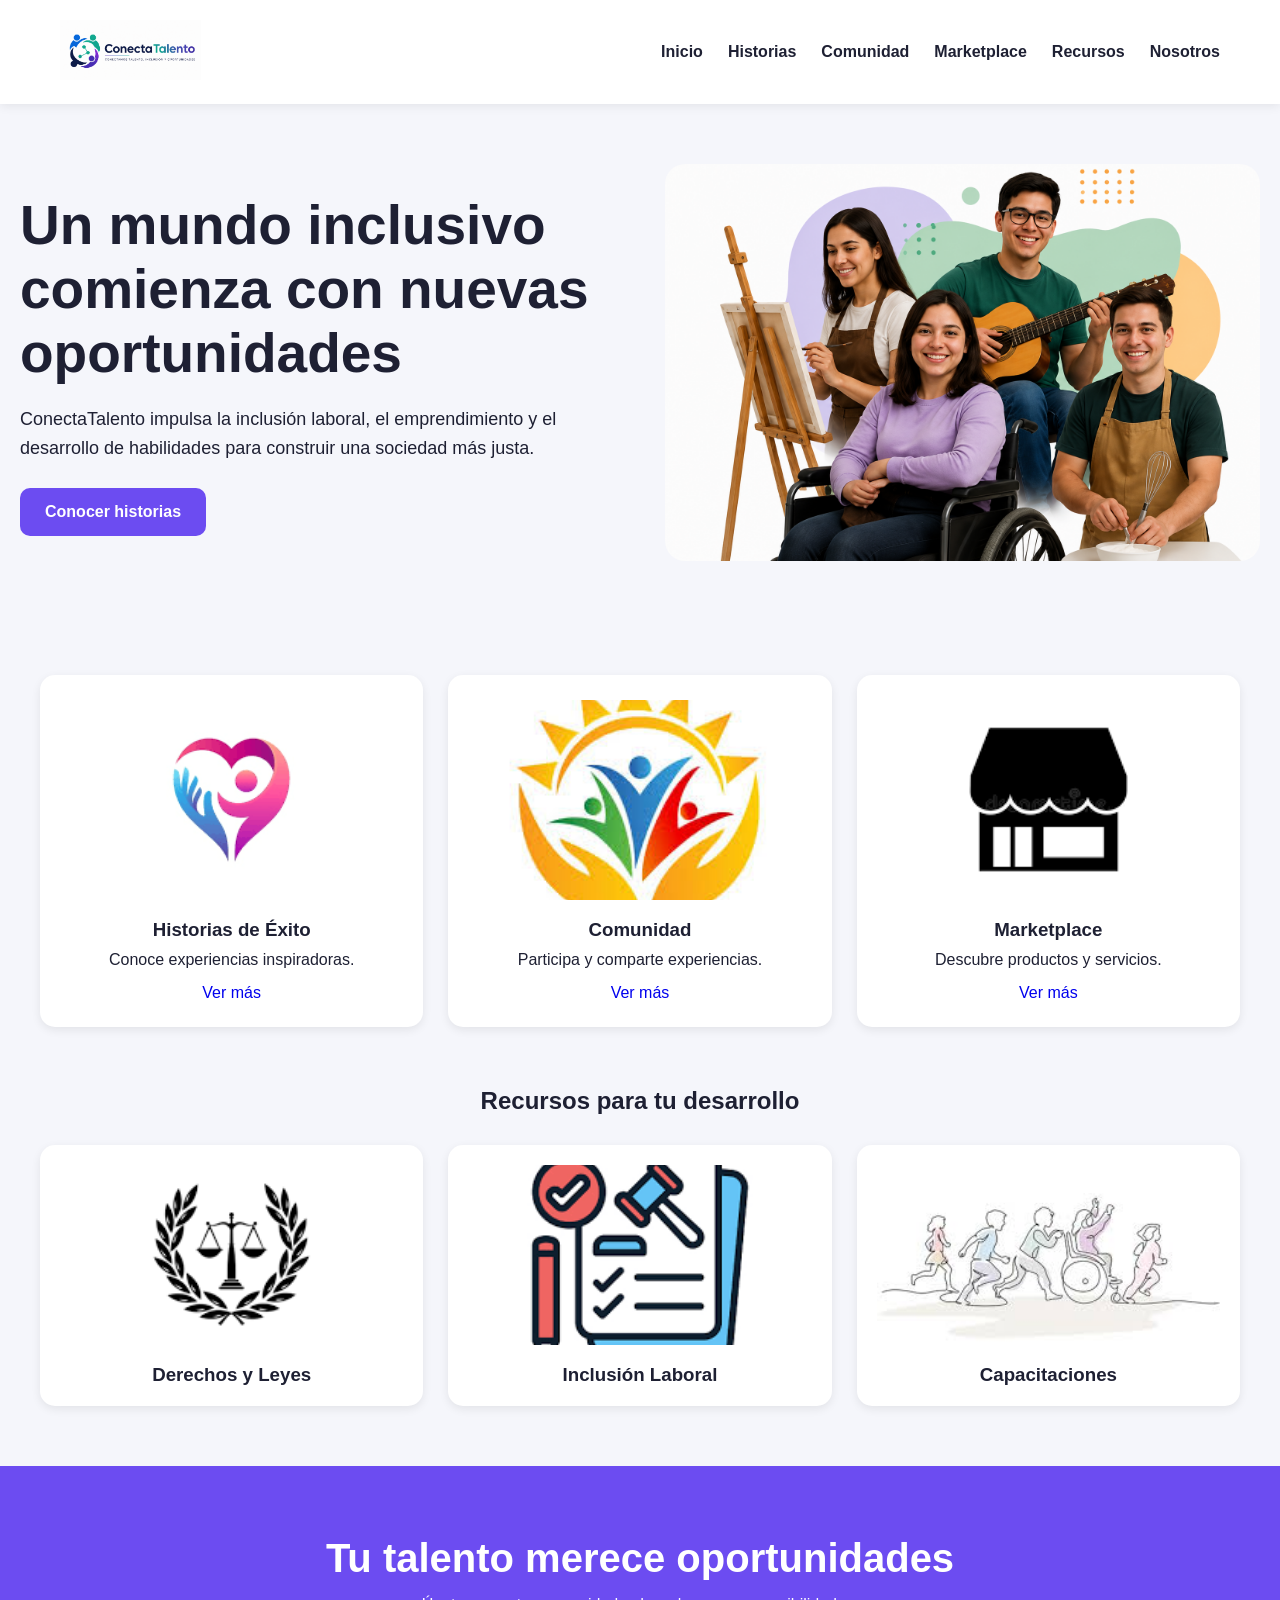
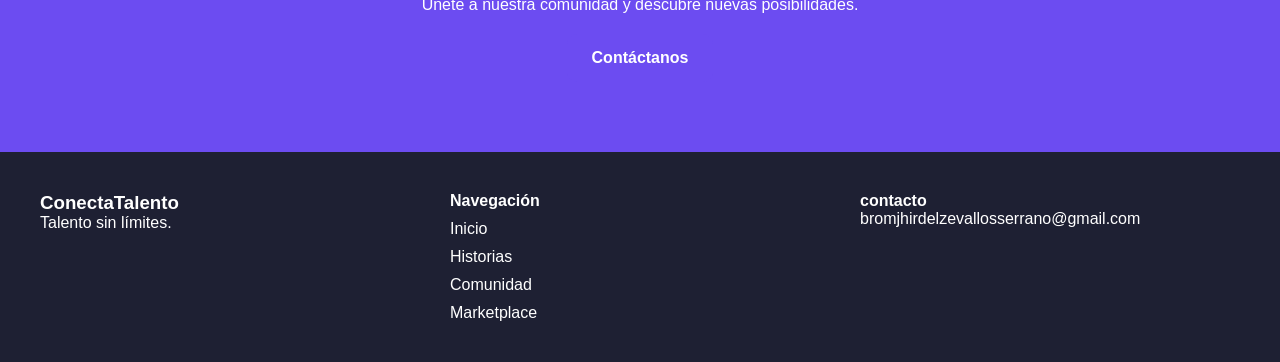
<file: index.html>
<!DOCTYPE html>
<html lang="es">
<head>
    <meta charset="UTF-8">
    <meta name="viewport" content="width=device-width, initial-scale=1.0">
    <title>ConectaTalento</title>

    <link rel="stylesheet" href="style.css">
</head>

<body>

<header class="header">

    <div class="container menu">

        <div class="logo">
            <img src="images/logprincipal.png" alt="ConectaTalento">
        </div>

        <nav class="navbar">
            <ul>

                <li><a href="index.html">Inicio</a></li>

                <li><a href="historias.html">Historias</a></li>

                <li><a href="comunidad.html">Comunidad</a></li>

                <li><a href="marketplace.html">Marketplace</a></li>

                <li><a href="recursos.html">Recursos</a></li>

                <li><a href="nosotros.html">Nosotros</a></li>

            </ul>
        </nav>

    </div>

</header>

<section class="hero">

    <div class="hero-content">

        <div class="hero-text">

            <h1>
                Un mundo inclusivo comienza con nuevas oportunidades
            </h1>

            <p>
                ConectaTalento impulsa la inclusión laboral,
                el emprendimiento y el desarrollo de habilidades
                para construir una sociedad más justa.
            </p>

            <a href="historias.html" class="btn">
                Conocer historias
            </a>

        </div>

        <div class="hero-image">

            <img src="images/imagenincluye360principal.png"
                 alt="Inclusión">

        </div>

    </div>

</section>

<section class="categorias">

    <div class="card">

        <img src="images/historiasexito.png" alt="Historias">

        <h3>Historias de Éxito</h3>

        <p>
            Conoce experiencias inspiradoras.
        </p>

        <a href="historias.html">
            Ver más
        </a>

    </div>

    <div class="card">

        <img src="images/comunidad.jpg" alt="Comunidad">

        <h3>Comunidad</h3>

        <p>
            Participa y comparte experiencias.
        </p>

        <a href="comunidad.html">
            Ver más
        </a>

    </div>

    <div class="card">

        <img src="images/marketplace.png" alt="Marketplace">

        <h3>Marketplace</h3>

        <p>
            Descubre productos y servicios.
        </p>

        <a href="marketplace.html">
            Ver más
        </a>

    </div>

</section>

<section class="recursos-home">

    <h2>Recursos para tu desarrollo</h2>

    <div class="recursos-grid">

        <div class="recurso">

            <img src="images/leyes.png" alt="Leyes">

            <h3>Derechos y Leyes</h3>

        </div>

        <div class="recurso">

            <img src="images/derechos.png" alt="Derechos">

            <h3>Inclusión Laboral</h3>

        </div>

        <div class="recurso">

            <img src="images/discapacitados.jpg"
                 alt="Apoyo">

            <h3>Capacitaciones</h3>

        </div>

    </div>

</section>

<section class="cta">

    <h2>
        Tu talento merece oportunidades
    </h2>

    <p>
        Únete a nuestra comunidad y descubre nuevas posibilidades.
    </p>

    <a href="nosotros.html" class="btn">
        Contáctanos
    </a>

</section>

<footer>

    <div class="footer-content">

        <div>

            <h3>ConectaTalento</h3>

            <p>
                Talento sin límites.
            </p>

        </div>

        <div>

            <h4>Navegación</h4>

            <a href="index.html">Inicio</a>
            <a href="historias.html">Historias</a>
            <a href="comunidad.html">Comunidad</a>
            <a href="marketplace.html">Marketplace</a>

        </div>

        <div>

            <h4>contacto</h4>

            <p>bromjhirdelzevallosserrano@gmail.com</p>

        </div>

    </div>

</footer>

<script src="scrips.js"></script>

</body>
</html>
</file>
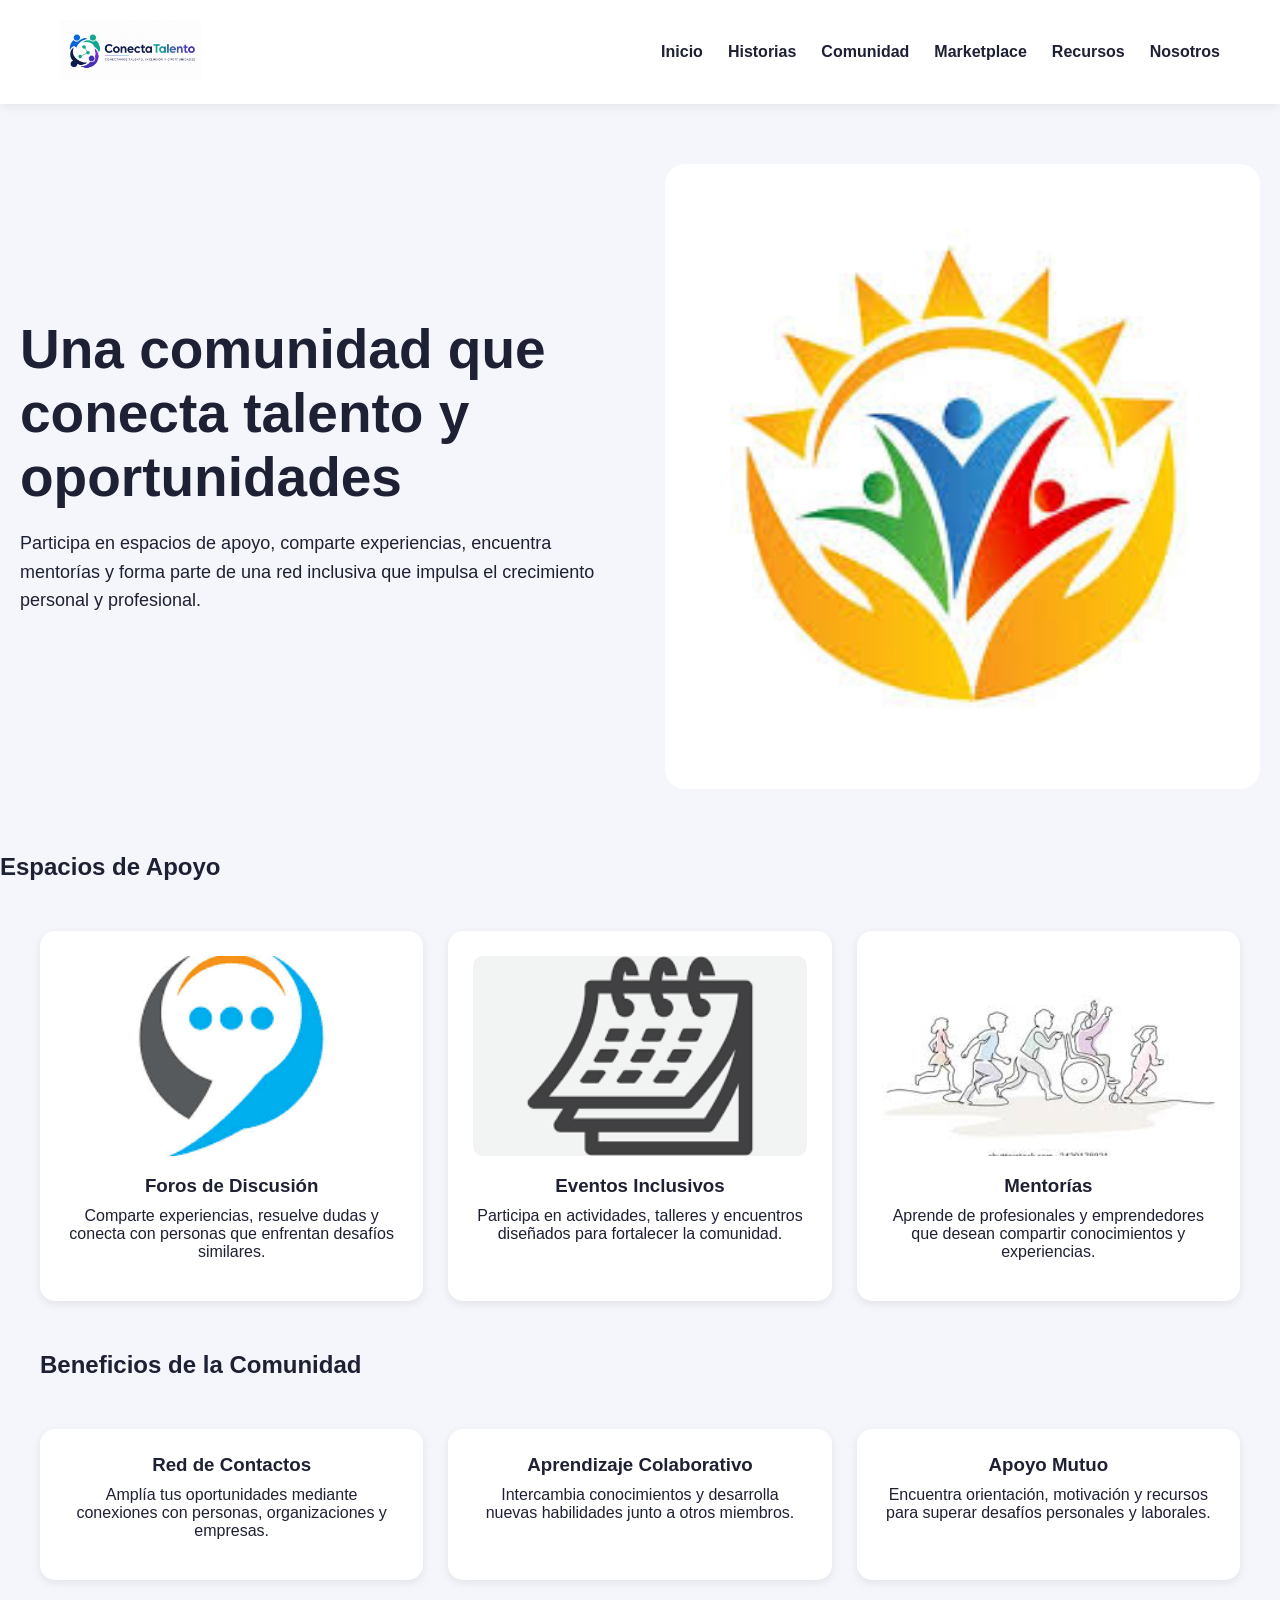
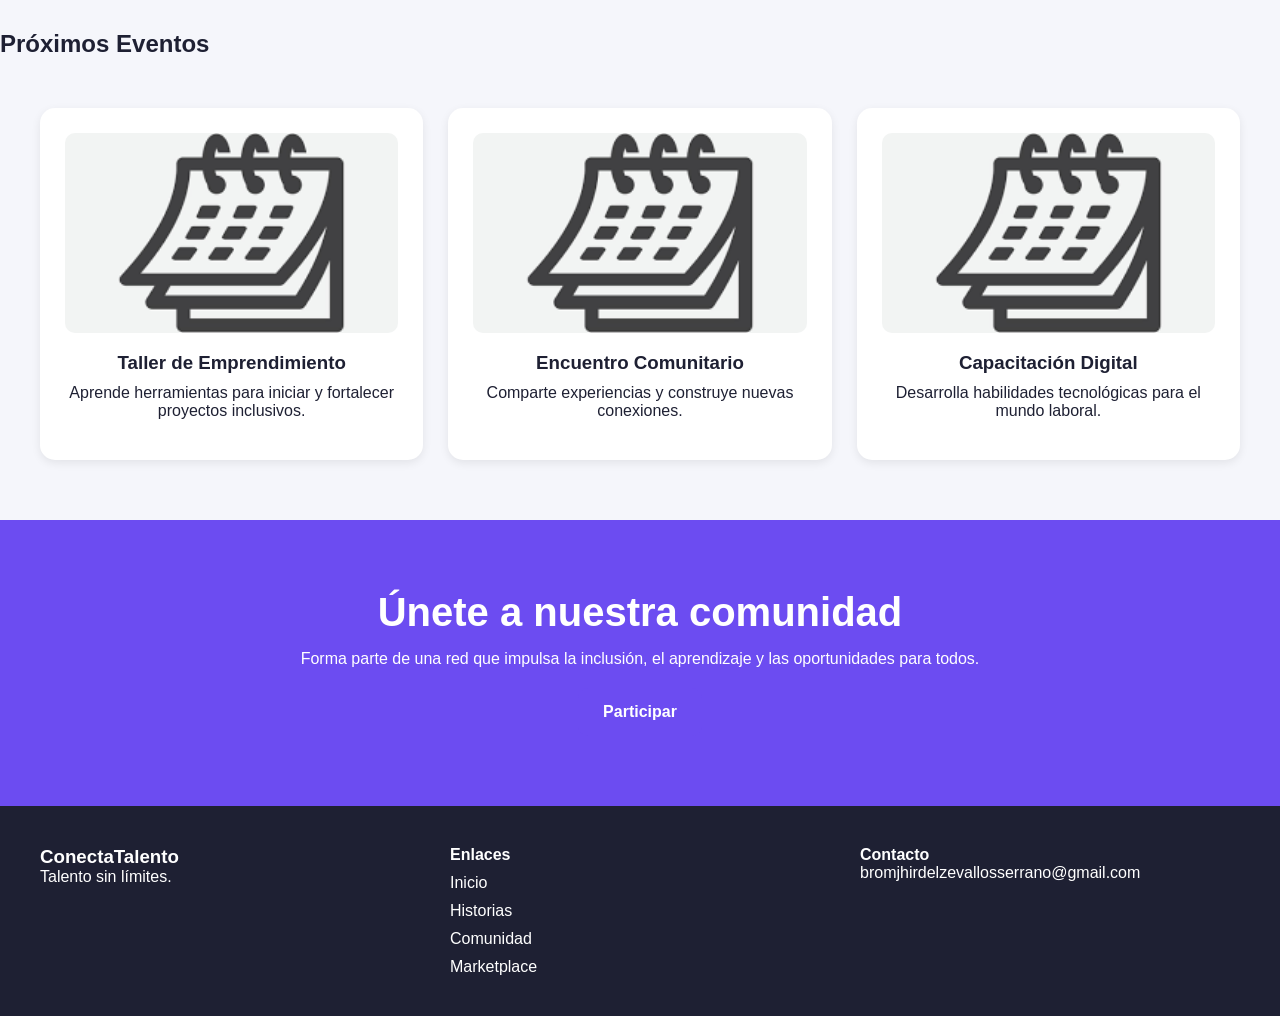
<file: comunidad.html>
<!DOCTYPE html>
<html lang="es">

<head>
    <meta charset="UTF-8">
    <meta name="viewport" content="width=device-width, initial-scale=1.0">
    <title>Comunidad | ConectaTalento</title>

    <link rel="stylesheet" href="style.css">
</head>

<body>

<header class="header">

    <div class="container menu">

        <div class="logo">
            <img src="images/logprincipal.png" alt="ConectaTalento">
        </div>

        <nav class="navbar">
            <ul>

                <li><a href="index.html">Inicio</a></li>
                <li><a href="historias.html">Historias</a></li>
                <li><a href="comunidad.html">Comunidad</a></li>
                <li><a href="marketplace.html">Marketplace</a></li>
                <li><a href="recursos.html">Recursos</a></li>
                <li><a href="nosotros.html">Nosotros</a></li>

            </ul>
        </nav>

    </div>

</header>

<section class="hero">

    <div class="hero-content">

        <div class="hero-text">

            <h1>Una comunidad que conecta talento y oportunidades</h1>

            <p>
                Participa en espacios de apoyo, comparte experiencias,
                encuentra mentorías y forma parte de una red inclusiva
                que impulsa el crecimiento personal y profesional.
            </p>

        </div>

        <div class="hero-image">

            <img src="images/comunidad.jpg" alt="Comunidad">

        </div>

    </div>

</section>

<section class="historias-container">

    <h2>Espacios de Apoyo</h2>

    <div class="categorias">

        <div class="card">

            <img src="images/foro.png" alt="Foro">

            <h3>Foros de Discusión</h3>

            <p>
                Comparte experiencias, resuelve dudas y conecta con
                personas que enfrentan desafíos similares.
            </p>

        </div>

        <div class="card">

            <img src="images/eventos.png" alt="Eventos">

            <h3>Eventos Inclusivos</h3>

            <p>
                Participa en actividades, talleres y encuentros
                diseñados para fortalecer la comunidad.
            </p>

        </div>

        <div class="card">

            <img src="images/discapacitados.jpg" alt="Mentorías">

            <h3>Mentorías</h3>

            <p>
                Aprende de profesionales y emprendedores que
                desean compartir conocimientos y experiencias.
            </p>

        </div>

    </div>

</section>

<section class="testimonios">

    <div class="container">

        <h2>Beneficios de la Comunidad</h2>

        <div class="categorias">

            <div class="card">

                <h3>Red de Contactos</h3>

                <p>
                    Amplía tus oportunidades mediante conexiones
                    con personas, organizaciones y empresas.
                </p>

            </div>

            <div class="card">

                <h3>Aprendizaje Colaborativo</h3>

                <p>
                    Intercambia conocimientos y desarrolla nuevas
                    habilidades junto a otros miembros.
                </p>

            </div>

            <div class="card">

                <h3>Apoyo Mutuo</h3>

                <p>
                    Encuentra orientación, motivación y recursos
                    para superar desafíos personales y laborales.
                </p>

            </div>

        </div>

    </div>

</section>

<section class="historias-container">

    <h2>Próximos Eventos</h2>

    <div class="categorias">

        <div class="card">

            <img src="images/eventos.png" alt="Evento">

            <h3>Taller de Emprendimiento</h3>

            <p>
                Aprende herramientas para iniciar y fortalecer
                proyectos inclusivos.
            </p>

        </div>

        <div class="card">

            <img src="images/eventos.png" alt="Evento">

            <h3>Encuentro Comunitario</h3>

            <p>
                Comparte experiencias y construye nuevas conexiones.
            </p>

        </div>

        <div class="card">

            <img src="images/eventos.png" alt="Evento">

            <h3>Capacitación Digital</h3>

            <p>
                Desarrolla habilidades tecnológicas para el mundo laboral.
            </p>

        </div>

    </div>

</section>

<section class="cta">

    <h2>Únete a nuestra comunidad</h2>

    <p>
        Forma parte de una red que impulsa la inclusión,
        el aprendizaje y las oportunidades para todos.
    </p>

    <a href="nosotros.html" class="btn">
        Participar
    </a>

</section>

<footer>

    <div class="footer-content">

        <div>

            <h3>ConectaTalento</h3>

            <p>
                Talento sin límites.
            </p>

        </div>

        <div>

            <h4>Enlaces</h4>

            <a href="index.html">Inicio</a>
            <a href="historias.html">Historias</a>
            <a href="comunidad.html">Comunidad</a>
            <a href="marketplace.html">Marketplace</a>

        </div>

        <div>

            <h4>Contacto</h4>

            <p>bromjhirdelzevallosserrano@gmail.com</p>

        </div>

    </div>

</footer>

<script src="scrips.js"></script>

</body>
</html>
</file>
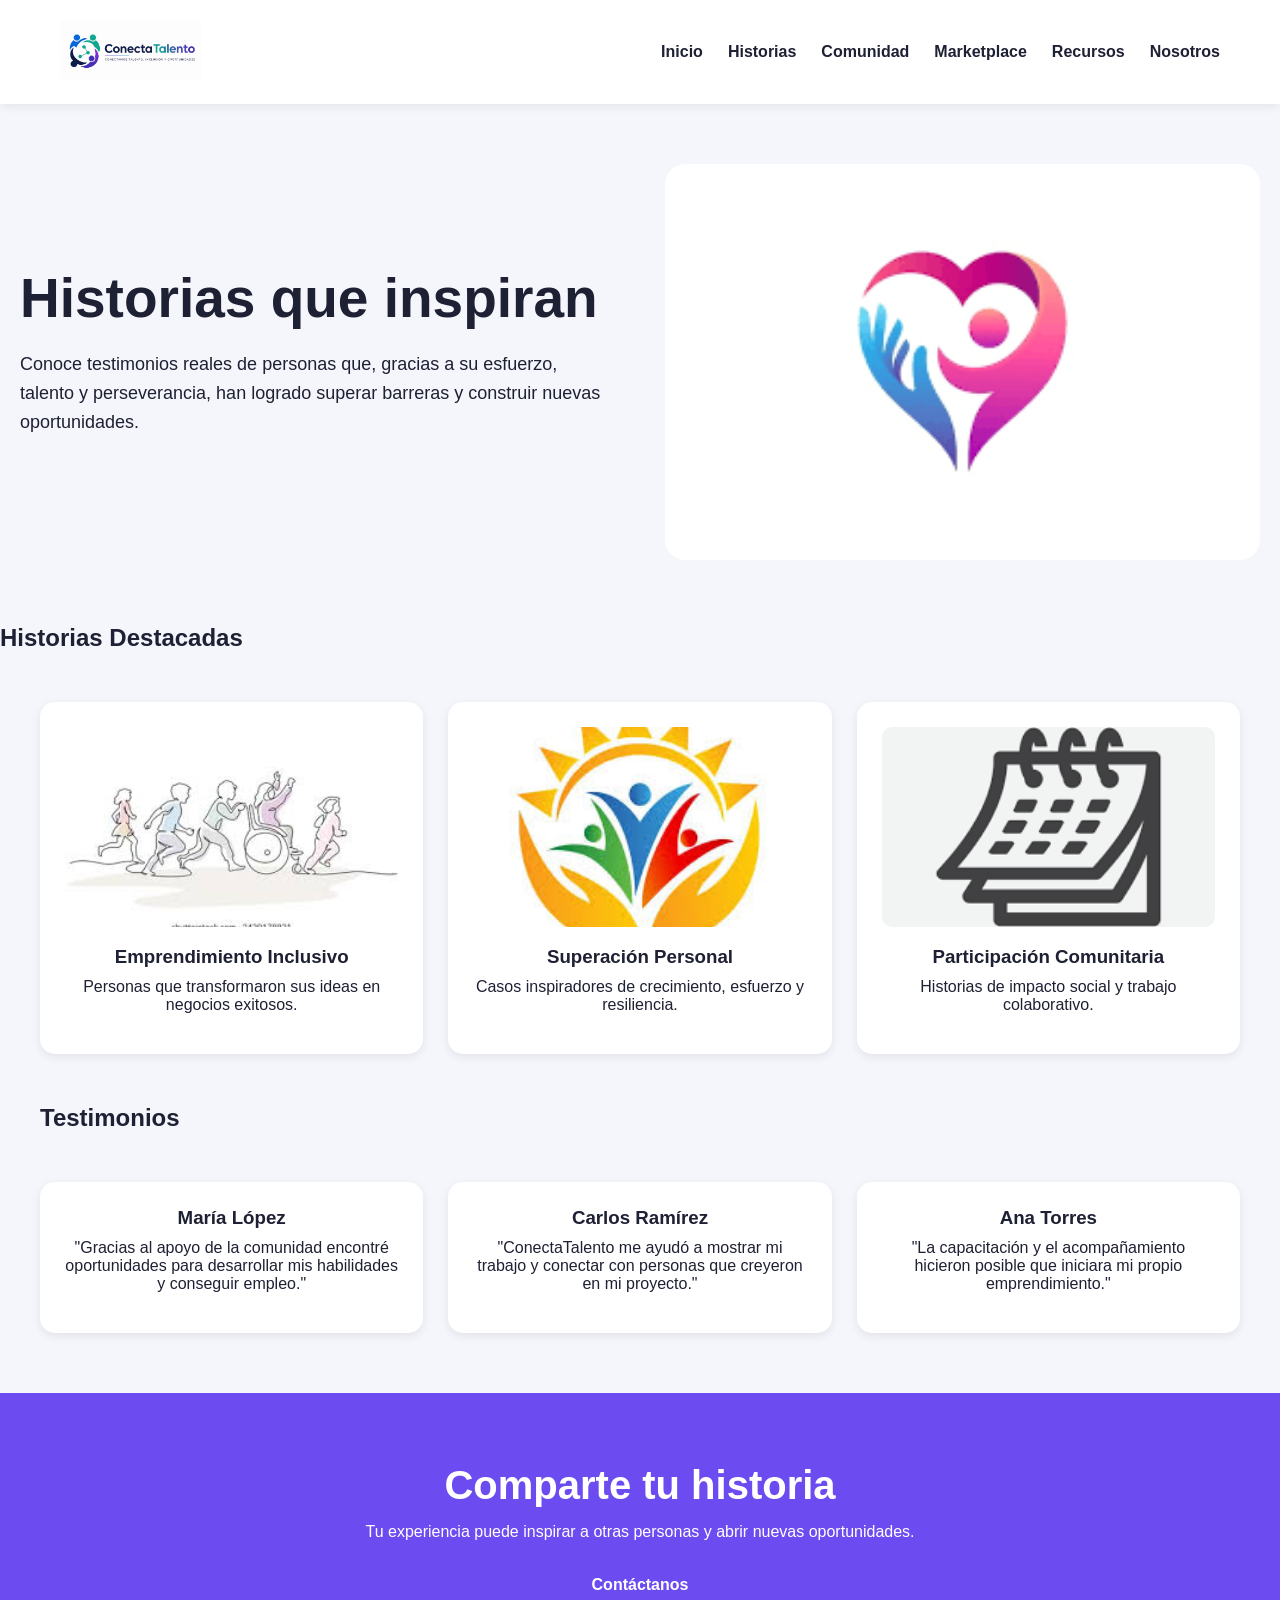
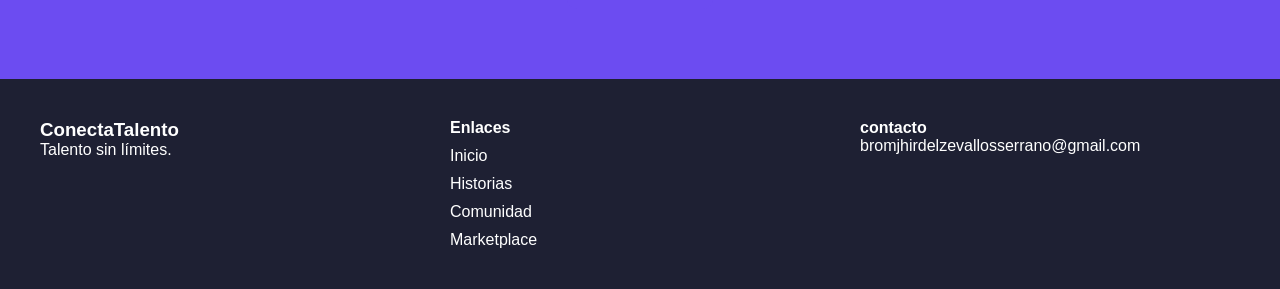
<file: historias.html>
<!DOCTYPE html>
<html lang="es">

<head>
    <meta charset="UTF-8">
    <meta name="viewport" content="width=device-width, initial-scale=1.0">
    <title>Historias | ConectaTalento</title>

    <link rel="stylesheet" href="style.css">
</head>

<body>

<header class="header">

    <div class="container menu">

        <div class="logo">
            <img src="images/logprincipal.png" alt="ConectaTalento">
        </div>

        <nav class="navbar">
            <ul>

                <li><a href="index.html">Inicio</a></li>
                <li><a href="historias.html">Historias</a></li>
                <li><a href="comunidad.html">Comunidad</a></li>
                <li><a href="marketplace.html">Marketplace</a></li>
                <li><a href="recursos.html">Recursos</a></li>
                <li><a href="nosotros.html">Nosotros</a></li>

            </ul>
        </nav>

    </div>

</header>

<section class="hero">

    <div class="hero-content">

        <div class="hero-text">

            <h1>Historias que inspiran</h1>

            <p>
                Conoce testimonios reales de personas que,
                gracias a su esfuerzo, talento y perseverancia,
                han logrado superar barreras y construir nuevas oportunidades.
            </p>

        </div>

        <div class="hero-image">

            <img src="images/historiasexito.png"
                alt="Historias de éxito">

        </div>

    </div>

</section>

<section class="historias-container">

    <h2>Historias Destacadas</h2>

    <div class="categorias">

        <div class="card">

            <img src="images/discapacitados.jpg" alt="Historia">

            <h3>Emprendimiento Inclusivo</h3>

            <p>
                Personas que transformaron sus ideas
                en negocios exitosos.
            </p>

        </div>

        <div class="card">

            <img src="images/comunidad.jpg" alt="Historia">

            <h3>Superación Personal</h3>

            <p>
                Casos inspiradores de crecimiento,
                esfuerzo y resiliencia.
            </p>

        </div>

        <div class="card">

            <img src="images/eventos.png" alt="Historia">

            <h3>Participación Comunitaria</h3>

            <p>
                Historias de impacto social y trabajo colaborativo.
            </p>

        </div>

    </div>

</section>

<section class="testimonios">

    <div class="container">

        <h2>Testimonios</h2>

        <div class="categorias">

            <div class="card">

                <h3>María López</h3>

                <p>
                    "Gracias al apoyo de la comunidad encontré
                    oportunidades para desarrollar mis habilidades
                    y conseguir empleo."
                </p>

            </div>

            <div class="card">

                <h3>Carlos Ramírez</h3>

                <p>
                    "ConectaTalento me ayudó a mostrar mi trabajo
                    y conectar con personas que creyeron en mi proyecto."
                </p>

            </div>

            <div class="card">

                <h3>Ana Torres</h3>

                <p>
                    "La capacitación y el acompañamiento hicieron
                    posible que iniciara mi propio emprendimiento."
                </p>

            </div>

        </div>

    </div>

</section>

<section class="cta">

    <h2>Comparte tu historia</h2>

    <p>
        Tu experiencia puede inspirar a otras personas
        y abrir nuevas oportunidades.
    </p>

    <a href="nosotros.html" class="btn">
        Contáctanos
    </a>

</section>

<footer>

    <div class="footer-content">

        <div>

            <h3>ConectaTalento</h3>

            <p>
                Talento sin límites.
            </p>

        </div>

        <div>

            <h4>Enlaces</h4>

            <a href="index.html">Inicio</a>
            <a href="historias.html">Historias</a>
            <a href="comunidad.html">Comunidad</a>
            <a href="marketplace.html">Marketplace</a>

        </div>

        <div>

            <h4>contacto</h4>

            <p>bromjhirdelzevallosserrano@gmail.com</p>

        </div>

    </div>

</footer>

<script src="scrips.js"></script>

</body>
</html>
</file>
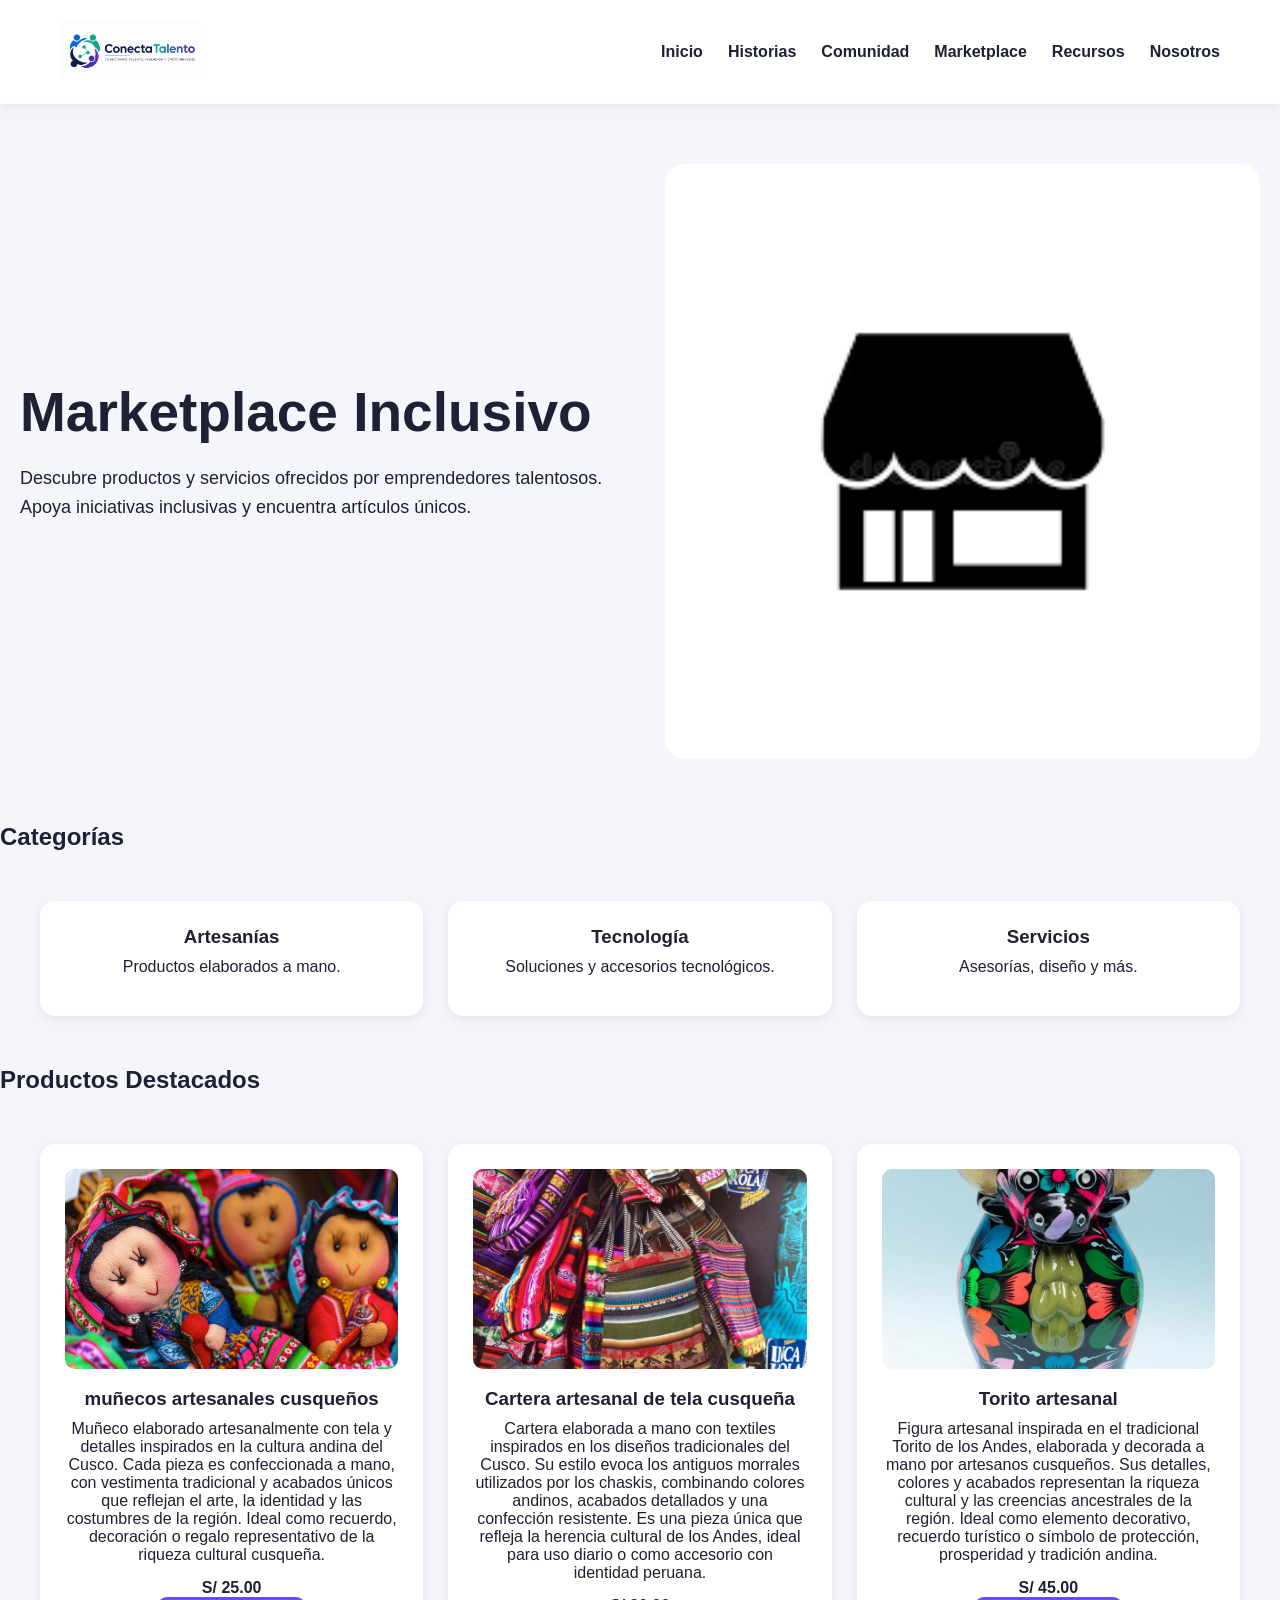
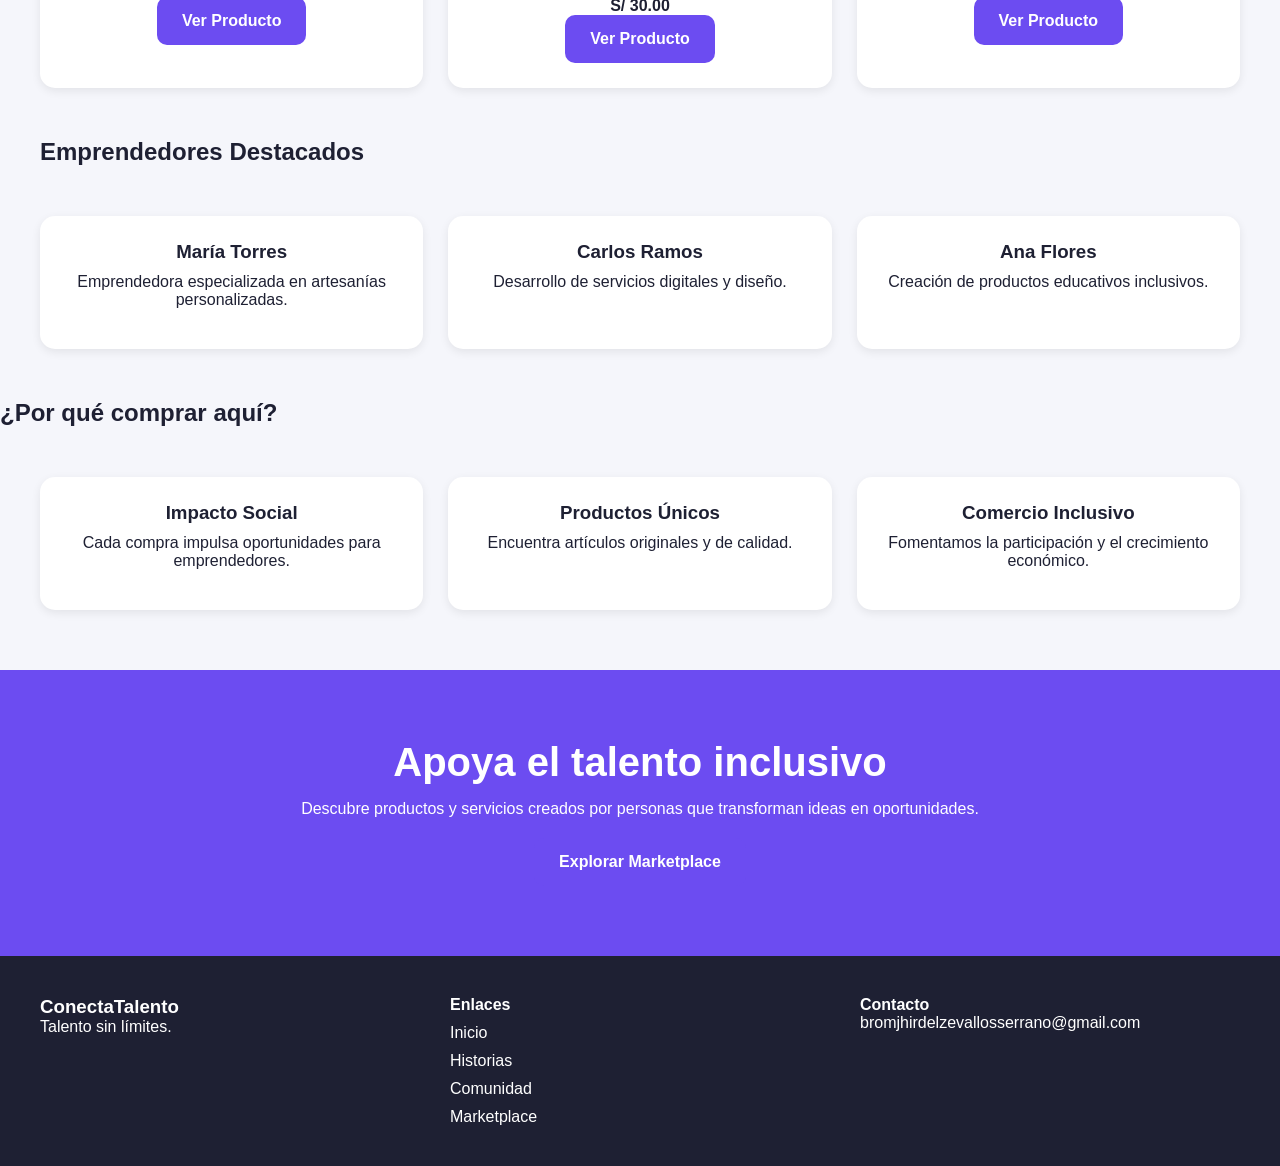
<file: marketplace.html>
<!DOCTYPE html>
<html lang="es">

<head>
    <meta charset="UTF-8">
    <meta name="viewport" content="width=device-width, initial-scale=1.0">
    <title>Marketplace | ConectaTalento</title>

    <link rel="stylesheet" href="style.css">
</head>

<body>

<header class="header">

    <div class="container menu">

        <div class="logo">
            <img src="images/logprincipal.png" alt="ConectaTalento">
        </div>

        <nav class="navbar">
            <ul>

                <li><a href="index.html">Inicio</a></li>
                <li><a href="historias.html">Historias</a></li>
                <li><a href="comunidad.html">Comunidad</a></li>
                <li><a href="marketplace.html">Marketplace</a></li>
                <li><a href="recursos.html">Recursos</a></li>
                <li><a href="nosotros.html">Nosotros</a></li>

            </ul>
        </nav>

    </div>

</header>

<section class="hero">

    <div class="hero-content">

        <div class="hero-text">

            <h1>Marketplace Inclusivo</h1>

            <p>
                Descubre productos y servicios ofrecidos por
                emprendedores talentosos. Apoya iniciativas
                inclusivas y encuentra artículos únicos.
            </p>

        </div>

        <div class="hero-image">

            <img src="images/marketplace.png" alt="Marketplace">

        </div>

    </div>

</section>

<section class="historias-container">

    <h2>Categorías</h2>

    <div class="categorias">

        <div class="card">
            <h3>Artesanías</h3>
            <p>Productos elaborados a mano.</p>
        </div>

        <div class="card">
            <h3>Tecnología</h3>
            <p>Soluciones y accesorios tecnológicos.</p>
        </div>

        <div class="card">
            <h3>Servicios</h3>
            <p>Asesorías, diseño y más.</p>
        </div>

    </div>

</section>

<section class="historias-container">

    <h2>Productos Destacados</h2>

    <div class="categorias">

        <div class="card">

            <img src="images/artesaniamuñecos.jpg" alt="Producto">

            <h3>muñecos artesanales cusqueños</h3>

            <p>
                Muñeco elaborado artesanalmente con tela y detalles inspirados en la cultura andina del Cusco. Cada pieza es confeccionada a mano, con vestimenta tradicional y acabados únicos que reflejan el arte, la identidad y las costumbres de la región. Ideal como recuerdo, decoración o regalo representativo de la riqueza cultural cusqueña. 
            </p>

            <h4>S/ 25.00</h4>

            <a href="#" class="btn">Ver Producto</a>

        </div>

        <div class="card">

            <img src="images/carteras.jpg" alt="Producto">

            <h3>Cartera artesanal de tela cusqueña</h3>

            <p>
                Cartera elaborada a mano con textiles inspirados en los diseños tradicionales del Cusco. Su estilo evoca los antiguos morrales utilizados por los chaskis, combinando colores andinos, acabados detallados y una confección resistente. Es una pieza única que refleja la herencia cultural de los Andes, ideal para uso diario o como accesorio con identidad peruana.
            </p>

            <h4>S/ 30.00</h4>

            <a href="#" class="btn">Ver Producto</a>

        </div>

        <div class="card">

            <img src="images/torito.jpg" alt="Producto">

            <h3>Torito artesanal</h3>

            <p>
                Figura artesanal inspirada en el tradicional Torito de los Andes, elaborada y decorada a mano por artesanos cusqueños. Sus detalles, colores y acabados representan la riqueza cultural y las creencias ancestrales de la región. Ideal como elemento decorativo, recuerdo turístico o símbolo de protección, prosperidad y tradición andina.
            </p>

            <h4>S/ 45.00</h4>

            <a href="#" class="btn">Ver Producto</a>

        </div>

    </div>

</section>

<section class="testimonios">

    <div class="container">

        <h2>Emprendedores Destacados</h2>

        <div class="categorias">

            <div class="card">

                <h3>María Torres</h3>

                <p>
                    Emprendedora especializada en artesanías
                    personalizadas.
                </p>

            </div>

            <div class="card">

                <h3>Carlos Ramos</h3>

                <p>
                    Desarrollo de servicios digitales y diseño.
                </p>

            </div>

            <div class="card">

                <h3>Ana Flores</h3>

                <p>
                    Creación de productos educativos inclusivos.
                </p>

            </div>

        </div>

    </div>

</section>

<section class="historias-container">

    <h2>¿Por qué comprar aquí?</h2>

    <div class="categorias">

        <div class="card">

            <h3>Impacto Social</h3>

            <p>
                Cada compra impulsa oportunidades para emprendedores.
            </p>

        </div>

        <div class="card">

            <h3>Productos Únicos</h3>

            <p>
                Encuentra artículos originales y de calidad.
            </p>

        </div>

        <div class="card">

            <h3>Comercio Inclusivo</h3>

            <p>
                Fomentamos la participación y el crecimiento económico.
            </p>

        </div>

    </div>

</section>

<section class="cta">

    <h2>Apoya el talento inclusivo</h2>

    <p>
        Descubre productos y servicios creados por personas
        que transforman ideas en oportunidades.
    </p>

    <a href="#" class="btn">
        Explorar Marketplace
    </a>

</section>

<footer>

    <div class="footer-content">

        <div>

            <h3>ConectaTalento</h3>

            <p>
                Talento sin límites.
            </p>

        </div>

        <div>

            <h4>Enlaces</h4>

            <a href="index.html">Inicio</a>
            <a href="historias.html">Historias</a>
            <a href="comunidad.html">Comunidad</a>
            <a href="marketplace.html">Marketplace</a>

        </div>

        <div>

            <h4>Contacto</h4>

            <p>bromjhirdelzevallosserrano@gmail.com</p>

        </div>

    </div>

</footer>

<script src="scrips.js"></script>

</body>
</html>
</file>
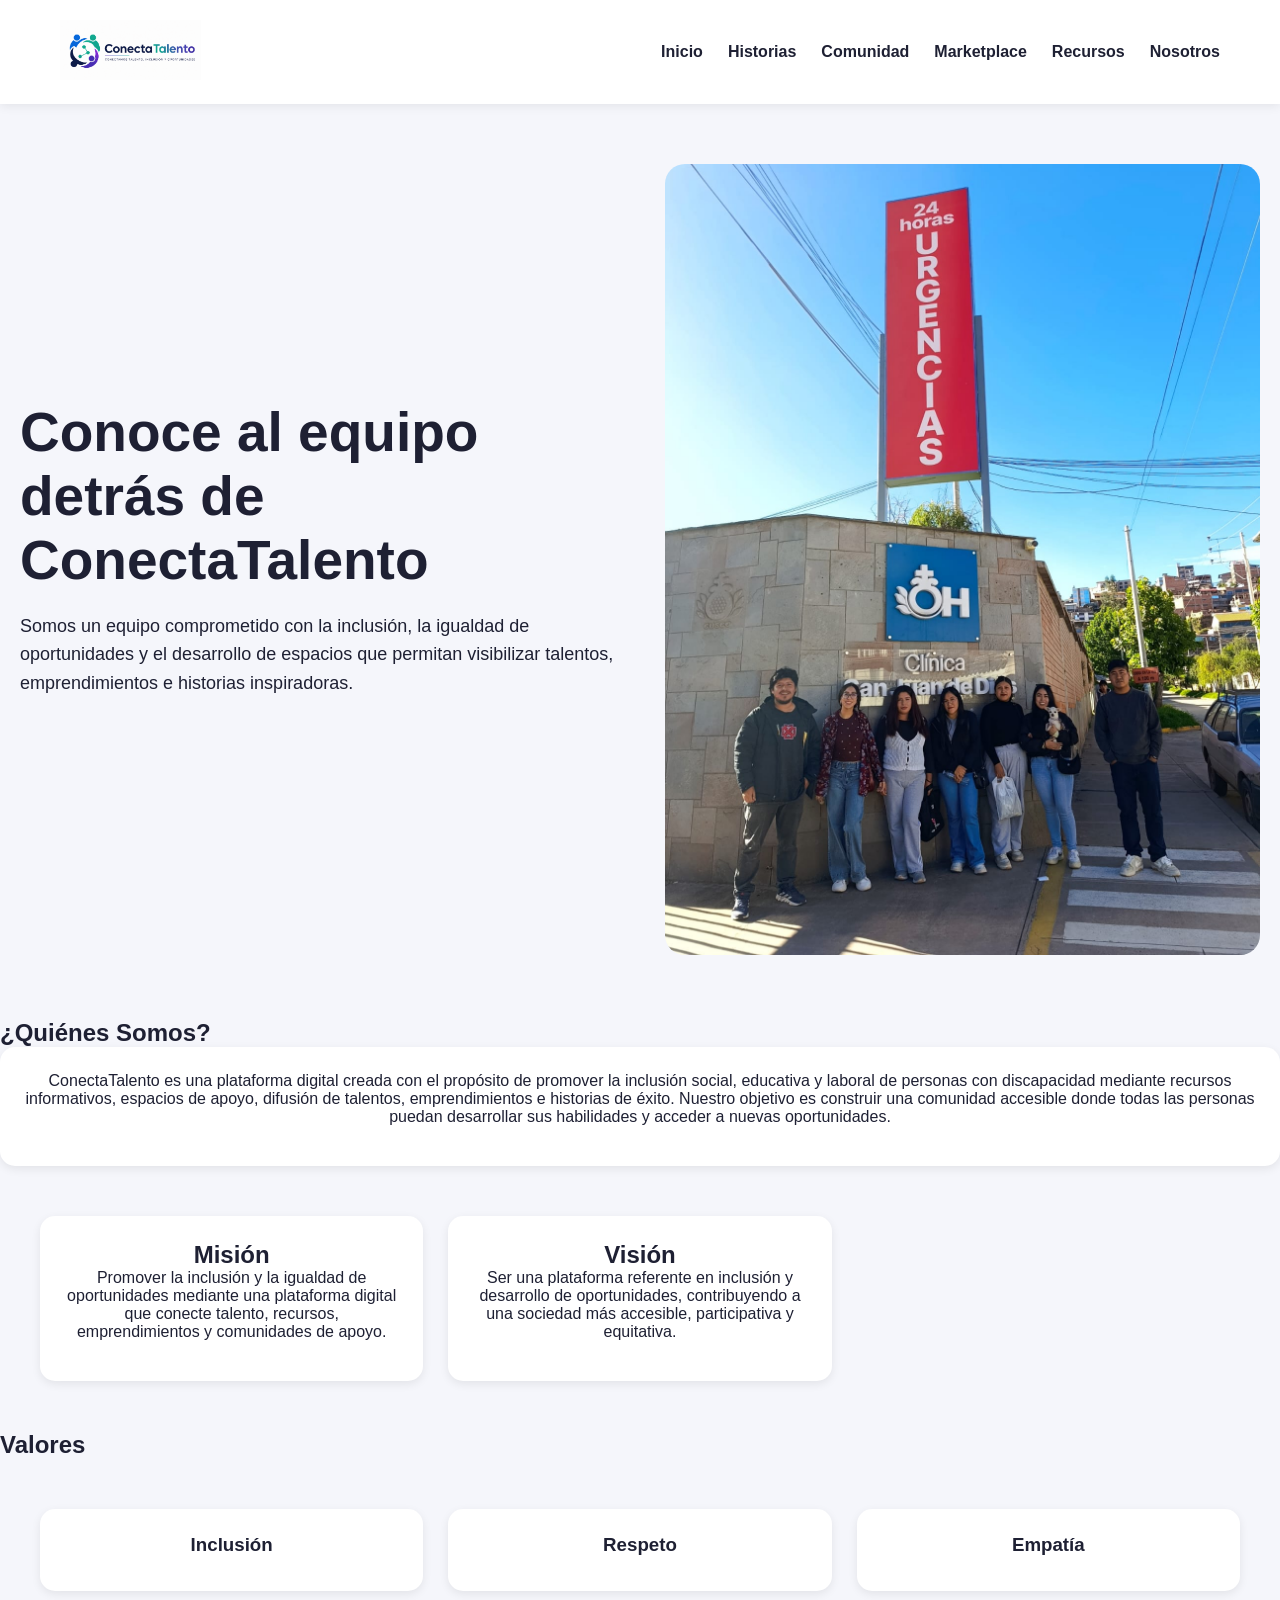
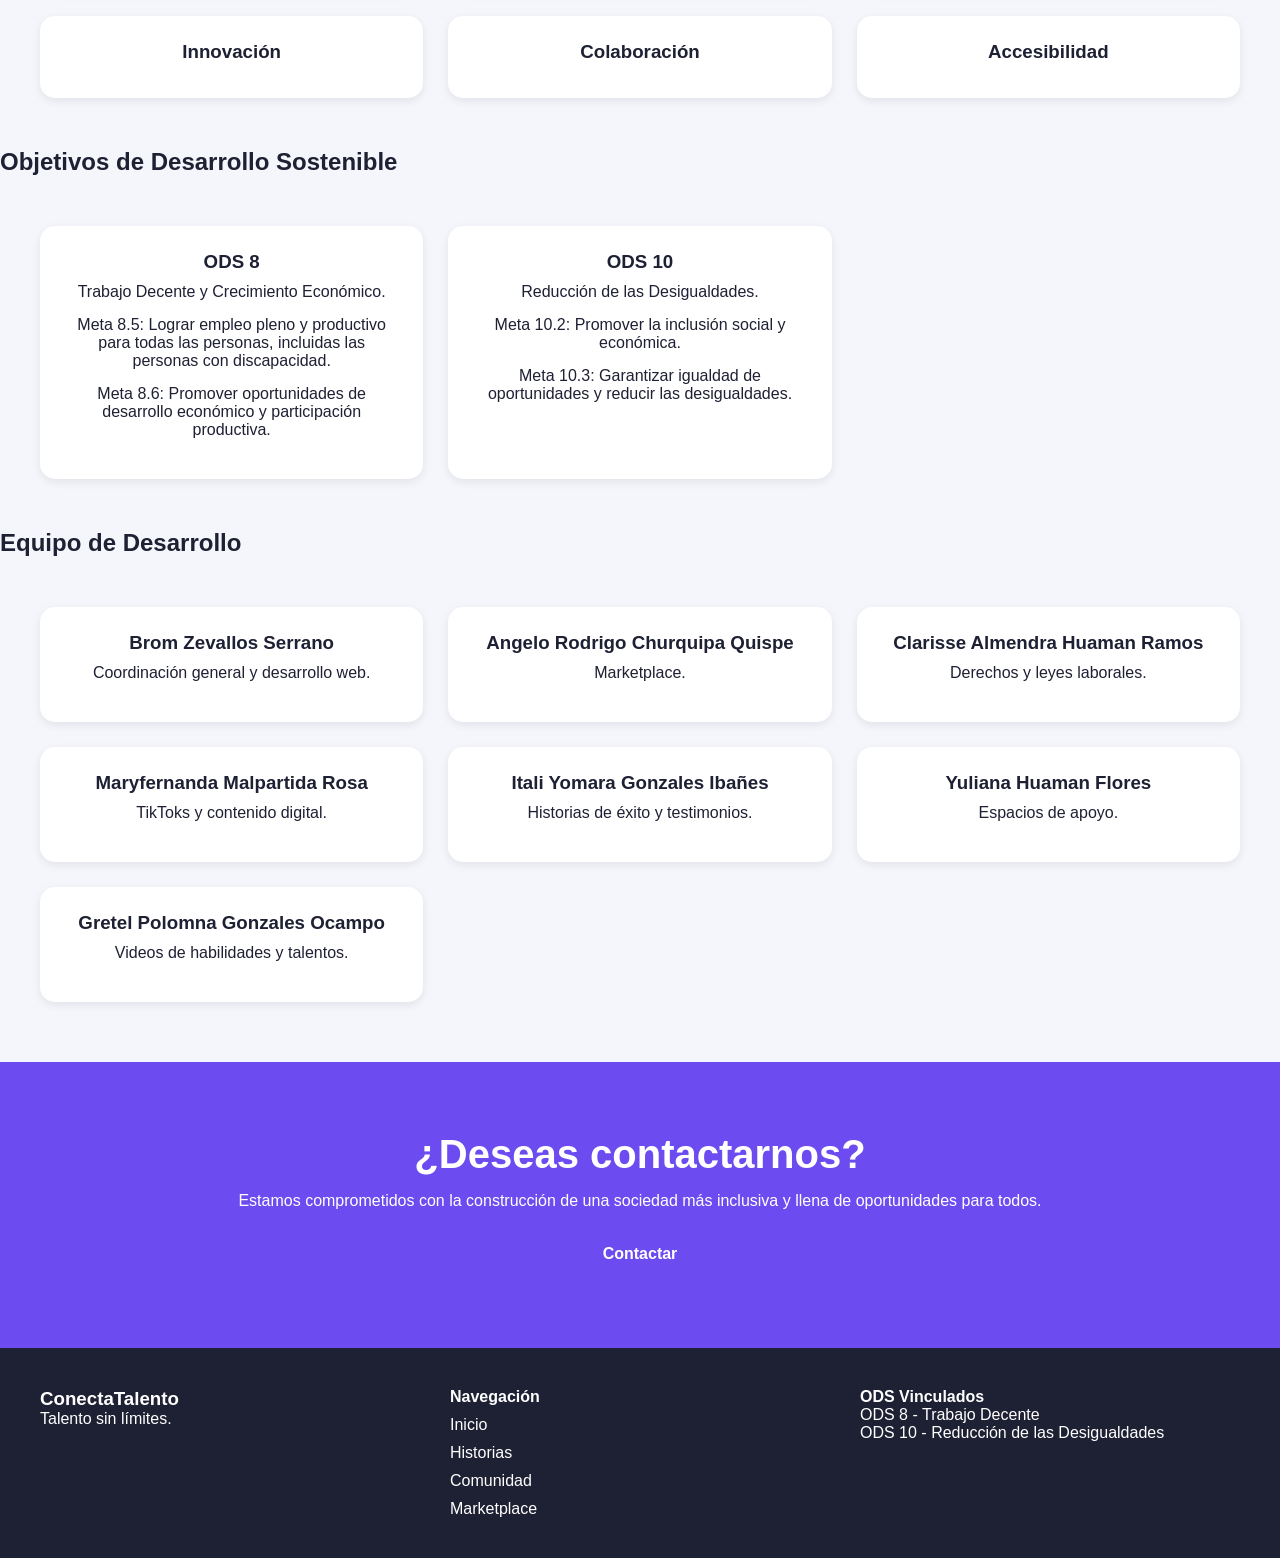
<file: nosotros.html>
<!DOCTYPE html>
<html lang="es">

<head>
    <meta charset="UTF-8">
    <meta name="viewport" content="width=device-width, initial-scale=1.0">
    <title>Nosotros | ConectaTalento</title>

    <link rel="stylesheet" href="style.css">
</head>

<body>

<header class="header">

    <div class="container menu">

        <div class="logo">
            <img src="images/logprincipal.png" alt="ConectaTalento">
        </div>

        <nav class="navbar">
            <ul>
                <li><a href="index.html">Inicio</a></li>
                <li><a href="historias.html">Historias</a></li>
                <li><a href="comunidad.html">Comunidad</a></li>
                <li><a href="marketplace.html">Marketplace</a></li>
                <li><a href="recursos.html">Recursos</a></li>
                <li><a href="nosotros.html">Nosotros</a></li>
            </ul>
        </nav>

    </div>

</header>

<!-- HERO -->

<section class="hero">

    <div class="hero-content">

        <div class="hero-text">

            <h1>Conoce al equipo detrás de ConectaTalento</h1>

            <p>
                Somos un equipo comprometido con la inclusión,
                la igualdad de oportunidades y el desarrollo de
                espacios que permitan visibilizar talentos,
                emprendimientos e historias inspiradoras.
            </p>

        </div>

        <div class="hero-image">

            <img src="images/nosotros.jpeg" alt="Equipo ConectaTalento">

        </div>

    </div>

</section>

<!-- QUIENES SOMOS -->

<section class="historias-container">

    <h2>¿Quiénes Somos?</h2>

    <div class="card">

        <p>
            ConectaTalento es una plataforma digital creada con el propósito
            de promover la inclusión social, educativa y laboral de personas
            con discapacidad mediante recursos informativos, espacios de apoyo,
            difusión de talentos, emprendimientos e historias de éxito.

            Nuestro objetivo es construir una comunidad accesible donde todas
            las personas puedan desarrollar sus habilidades y acceder a nuevas
            oportunidades.
        </p>

    </div>

</section>

<!-- MISION Y VISION -->

<section class="categorias">

    <div class="card">

        <h2>Misión</h2>

        <p>
            Promover la inclusión y la igualdad de oportunidades mediante una
            plataforma digital que conecte talento, recursos, emprendimientos
            y comunidades de apoyo.
        </p>

    </div>

    <div class="card">

        <h2>Visión</h2>

        <p>
            Ser una plataforma referente en inclusión y desarrollo de
            oportunidades, contribuyendo a una sociedad más accesible,
            participativa y equitativa.
        </p>

    </div>

</section>

<!-- VALORES -->

<section class="historias-container">

    <h2>Valores</h2>

    <div class="categorias">

        <div class="card">
            <h3>Inclusión</h3>
        </div>

        <div class="card">
            <h3>Respeto</h3>
        </div>

        <div class="card">
            <h3>Empatía</h3>
        </div>

        <div class="card">
            <h3>Innovación</h3>
        </div>

        <div class="card">
            <h3>Colaboración</h3>
        </div>

        <div class="card">
            <h3>Accesibilidad</h3>
        </div>

    </div>

</section>

<!-- ODS -->

<section class="historias-container">

    <h2>Objetivos de Desarrollo Sostenible</h2>

    <div class="categorias">

        <div class="card">

            <h3>ODS 8</h3>

            <p>
                Trabajo Decente y Crecimiento Económico.
            </p>

            <p>
                Meta 8.5: Lograr empleo pleno y productivo para todas las
                personas, incluidas las personas con discapacidad.
            </p>

            <p>
                Meta 8.6: Promover oportunidades de desarrollo económico
                y participación productiva.
            </p>

        </div>

        <div class="card">

            <h3>ODS 10</h3>

            <p>
                Reducción de las Desigualdades.
            </p>

            <p>
                Meta 10.2: Promover la inclusión social y económica.
            </p>

            <p>
                Meta 10.3: Garantizar igualdad de oportunidades y reducir
                las desigualdades.
            </p>

        </div>

    </div>

</section>

<!-- EQUIPO -->

<section class="historias-container">

    <h2>Equipo de Desarrollo</h2>

    <div class="categorias">

        <div class="card">
            <h3>Brom Zevallos Serrano</h3>
            <p>Coordinación general y desarrollo web.</p>
        </div>

        <div class="card">
            <h3>Angelo Rodrigo Churquipa Quispe</h3>
            <p>Marketplace.</p>
        </div>

        <div class="card">
            <h3>Clarisse Almendra Huaman Ramos</h3>
            <p>Derechos y leyes laborales.</p>
        </div>

        <div class="card">
            <h3>Maryfernanda Malpartida Rosa</h3>
            <p>TikToks y contenido digital.</p>
        </div>

        <div class="card">
            <h3>Itali Yomara Gonzales Ibañes</h3>
            <p>Historias de éxito y testimonios.</p>
        </div>

        <div class="card">
            <h3>Yuliana Huaman Flores</h3>
            <p>Espacios de apoyo.</p>
        </div>

        <div class="card">
            <h3>Gretel Polomna Gonzales Ocampo</h3>
            <p>Videos de habilidades y talentos.</p>
        </div>

    </div>

</section>

<!-- CONTACTO -->

<section class="cta">

    <h2>¿Deseas contactarnos?</h2>

    <p>
        Estamos comprometidos con la construcción de una sociedad más
        inclusiva y llena de oportunidades para todos.
    </p>

    <a href="bromjhirdelzevallosserrano@gmail.com" class="btn">
        Contactar
    </a>

</section>

<footer>

    <div class="footer-content">

        <div>

            <h3>ConectaTalento</h3>

            <p>
                Talento sin límites.
            </p>

        </div>

        <div>

            <h4>Navegación</h4>

            <a href="index.html">Inicio</a>
            <a href="historias.html">Historias</a>
            <a href="comunidad.html">Comunidad</a>
            <a href="marketplace.html">Marketplace</a>

        </div>

        <div>

            <h4>ODS Vinculados</h4>

            <p>ODS 8 - Trabajo Decente</p>
            <p>ODS 10 - Reducción de las Desigualdades</p>

        </div>

    </div>

</footer>

<script src="scrips.js"></script>

</body>
</html>
</file>
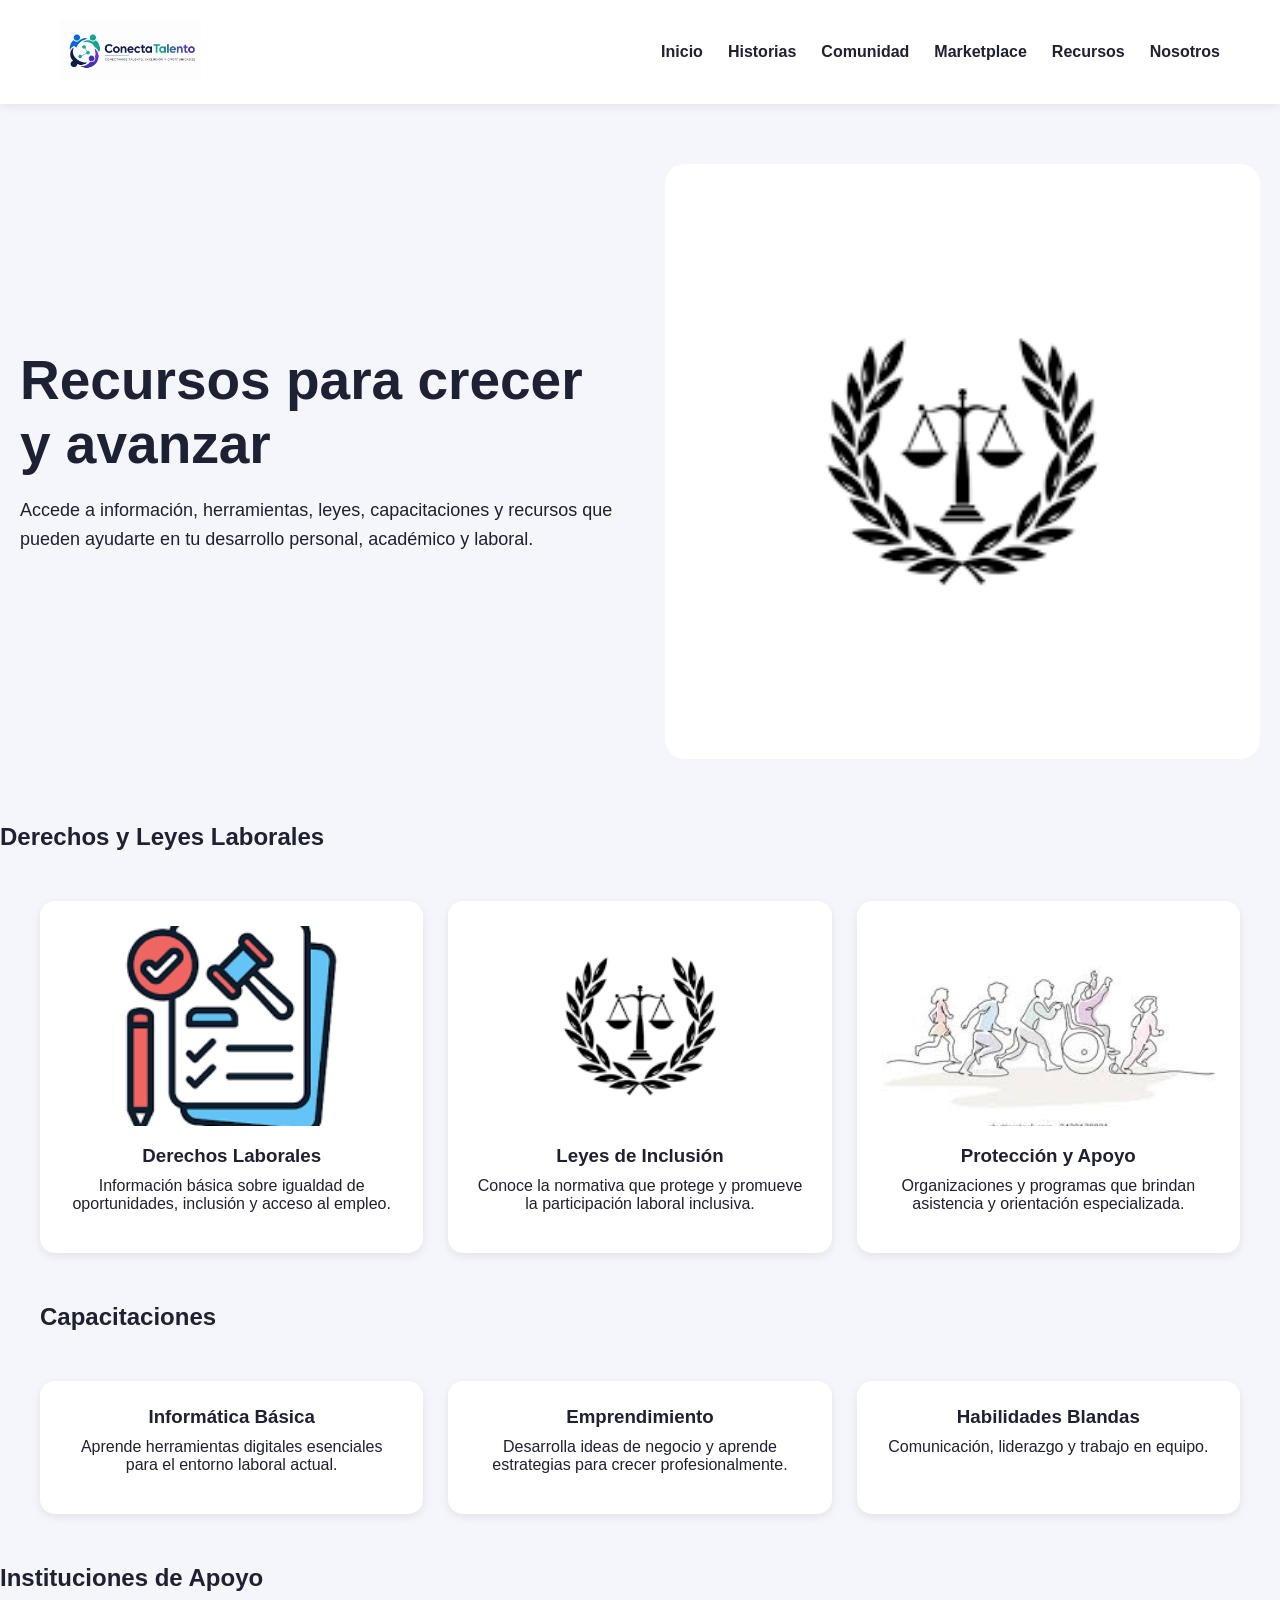
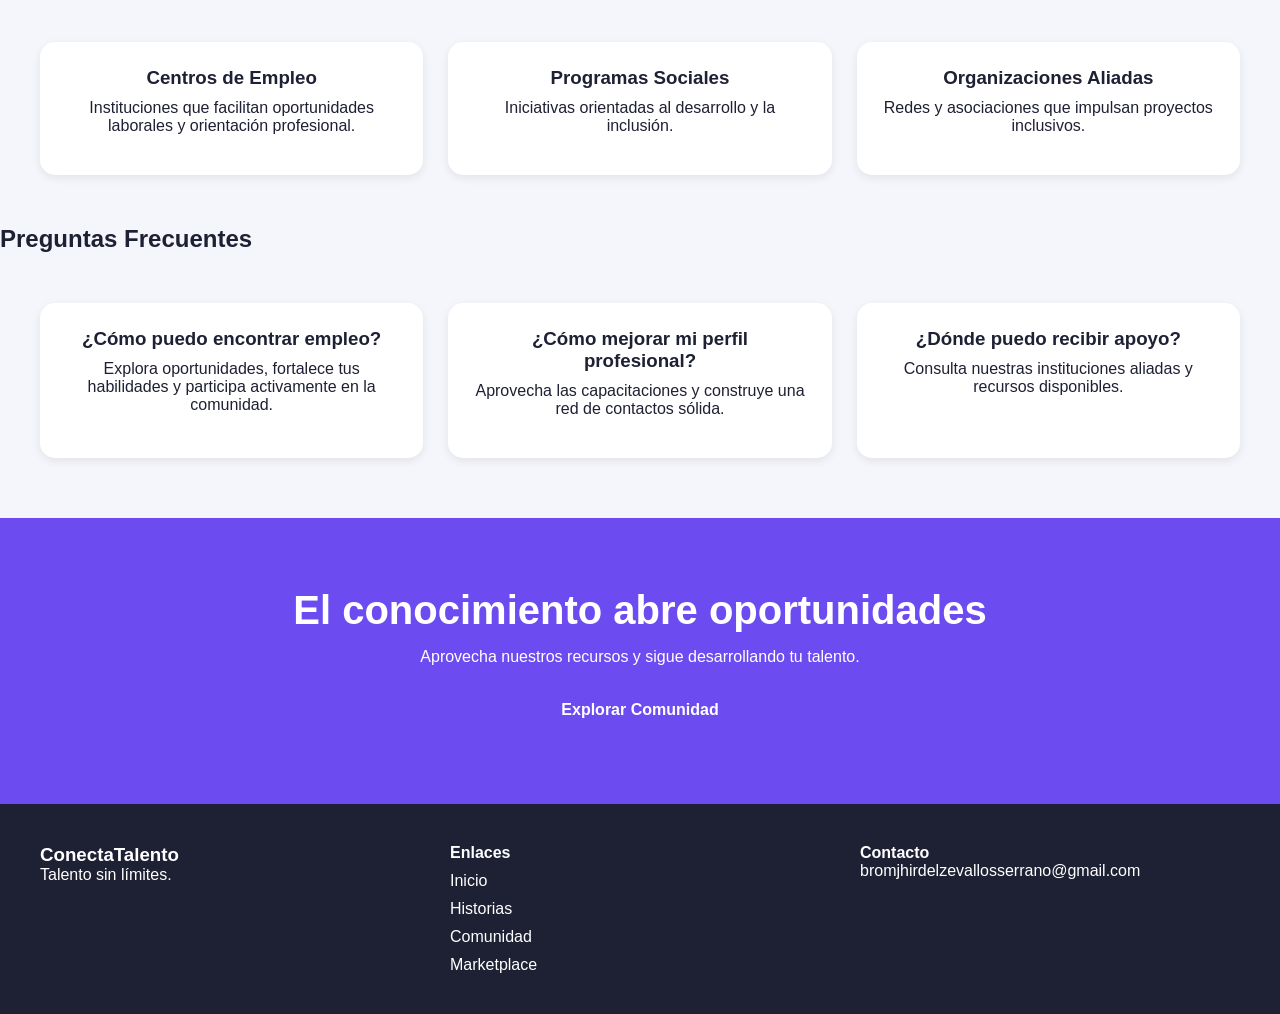
<file: recursos.html>
<!DOCTYPE html>
<html lang="es">

<head>
    <meta charset="UTF-8">
    <meta name="viewport" content="width=device-width, initial-scale=1.0">
    <title>Recursos | ConectaTalento</title>

    <link rel="stylesheet" href="style.css">
</head>

<body>

<header class="header">

    <div class="container menu">

        <div class="logo">
            <img src="images/logprincipal.png" alt="ConectaTalento">
        </div>

        <nav class="navbar">
            <ul>

                <li><a href="index.html">Inicio</a></li>
                <li><a href="historias.html">Historias</a></li>
                <li><a href="comunidad.html">Comunidad</a></li>
                <li><a href="marketplace.html">Marketplace</a></li>
                <li><a href="recursos.html">Recursos</a></li>
                <li><a href="nosotros.html">Nosotros</a></li>

            </ul>
        </nav>

    </div>

</header>

<section class="hero">

    <div class="hero-content">

        <div class="hero-text">

            <h1>Recursos para crecer y avanzar</h1>

            <p>
                Accede a información, herramientas, leyes,
                capacitaciones y recursos que pueden ayudarte
                en tu desarrollo personal, académico y laboral.
            </p>

        </div>

        <div class="hero-image">

            <img src="images/leyes.png" alt="Recursos">

        </div>

    </div>

</section>

<section class="historias-container">

    <h2>Derechos y Leyes Laborales</h2>

    <div class="categorias">

        <div class="card">

            <img src="images/derechos.png" alt="Derechos">

            <h3>Derechos Laborales</h3>

            <p>
                Información básica sobre igualdad de oportunidades,
                inclusión y acceso al empleo.
            </p>

        </div>

        <div class="card">

            <img src="images/leyes.png" alt="Leyes">

            <h3>Leyes de Inclusión</h3>

            <p>
                Conoce la normativa que protege y promueve
                la participación laboral inclusiva.
            </p>

        </div>

        <div class="card">

            <img src="images/discapacitados.jpg" alt="Apoyo">

            <h3>Protección y Apoyo</h3>

            <p>
                Organizaciones y programas que brindan asistencia
                y orientación especializada.
            </p>

        </div>

    </div>

</section>

<section class="testimonios">

    <div class="container">

        <h2>Capacitaciones</h2>

        <div class="categorias">

            <div class="card">

                <h3>Informática Básica</h3>

                <p>
                    Aprende herramientas digitales esenciales
                    para el entorno laboral actual.
                </p>

            </div>

            <div class="card">

                <h3>Emprendimiento</h3>

                <p>
                    Desarrolla ideas de negocio y aprende
                    estrategias para crecer profesionalmente.
                </p>

            </div>

            <div class="card">

                <h3>Habilidades Blandas</h3>

                <p>
                    Comunicación, liderazgo y trabajo en equipo.
                </p>

            </div>

        </div>

    </div>

</section>

<section class="historias-container">

    <h2>Instituciones de Apoyo</h2>

    <div class="categorias">

        <div class="card">

            <h3>Centros de Empleo</h3>

            <p>
                Instituciones que facilitan oportunidades laborales
                y orientación profesional.
            </p>

        </div>

        <div class="card">

            <h3>Programas Sociales</h3>

            <p>
                Iniciativas orientadas al desarrollo y la inclusión.
            </p>

        </div>

        <div class="card">

            <h3>Organizaciones Aliadas</h3>

            <p>
                Redes y asociaciones que impulsan proyectos inclusivos.
            </p>

        </div>

    </div>

</section>

<section class="historias-container">

    <h2>Preguntas Frecuentes</h2>

    <div class="categorias">

        <div class="card">

            <h3>¿Cómo puedo encontrar empleo?</h3>

            <p>
                Explora oportunidades, fortalece tus habilidades
                y participa activamente en la comunidad.
            </p>

        </div>

        <div class="card">

            <h3>¿Cómo mejorar mi perfil profesional?</h3>

            <p>
                Aprovecha las capacitaciones y construye una red
                de contactos sólida.
            </p>

        </div>

        <div class="card">

            <h3>¿Dónde puedo recibir apoyo?</h3>

            <p>
                Consulta nuestras instituciones aliadas y recursos
                disponibles.
            </p>

        </div>

    </div>

</section>

<section class="cta">

    <h2>El conocimiento abre oportunidades</h2>

    <p>
        Aprovecha nuestros recursos y sigue desarrollando
        tu talento.
    </p>

    <a href="comunidad.html" class="btn">
        Explorar Comunidad
    </a>

</section>

<footer>

    <div class="footer-content">

        <div>

            <h3>ConectaTalento</h3>

            <p>
                Talento sin límites.
            </p>

        </div>

        <div>

            <h4>Enlaces</h4>

            <a href="index.html">Inicio</a>
            <a href="historias.html">Historias</a>
            <a href="comunidad.html">Comunidad</a>
            <a href="marketplace.html">Marketplace</a>

        </div>

        <div>

            <h4>Contacto</h4>

            <p>bromjhirdelzevallosserrano@gmail.com</p>

        </div>

    </div>

</footer>

<script src="scrips.js"></script>

</body>
</html>
</file>
<file: style.css>
/* ==========================
   CONFIGURACIÓN GENERAL
========================== */

*{
    margin:0;
    padding:0;
    box-sizing:border-box;
    text-decoration:none;
    list-style:none;
}

body{
    font-family:Arial, Helvetica, sans-serif;
    background:#f5f6fb;
    color:#1e2033;
}

/* ==========================
   CONTENEDOR
========================== */

.container{
    max-width:1200px;
    margin:0 auto;
}

/* ==========================
   HEADER
========================== */

.header{
    background:#ffffff;
    box-shadow:0 2px 10px rgba(0,0,0,0.08);
    position:sticky;
    top:0;
    z-index:1000;
}

.menu{
    display:flex;
    justify-content:space-between;
    align-items:center;
    padding:20px;
}

.logo img{
    height:60px;
}

.navbar ul{
    display:flex;
    gap:25px;
}

.navbar ul li a{
    color:#1e2033;
    font-weight:bold;
    transition:0.3s;
}

.navbar ul li a:hover{
    color:#6c4cf1;
}

/* ==========================
   HERO
========================== */

.hero{
    padding:60px 20px;
}

.hero-content{
    display:flex;
    align-items:center;
    justify-content:space-between;
    gap:50px;
}

.hero-text{
    flex:1;
}

.hero-text h1{
    font-size:55px;
    margin-bottom:20px;
    color:#1e2033;
}

.hero-text p{
    font-size:18px;
    line-height:1.6;
    margin-bottom:25px;
}

.hero-image{
    flex:1;
}

.hero-image img{
    width:100%;
    border-radius:20px;
}

/* ==========================
   BOTONES
========================== */

.btn{
    display:inline-block;
    background:#6c4cf1;
    color:white;
    padding:15px 25px;
    border-radius:10px;
    font-weight:bold;
    transition:0.3s;
}

.btn:hover{
    background:#5637d8;
}

/* ==========================
   CATEGORÍAS
========================== */

.categorias{
    max-width:1200px;
    margin:50px auto;
    display:grid;
    grid-template-columns:repeat(3,1fr);
    gap:25px;
}

.card{
    background:white;
    padding:25px;
    border-radius:15px;
    text-align:center;
    box-shadow:0 3px 10px rgba(0,0,0,0.08);
}

.card img{
    width:100%;
    height:200px;
    object-fit:cover;
    border-radius:10px;
    margin-bottom:15px;
}

.card h3{
    margin-bottom:10px;
}

.card p{
    margin-bottom:15px;
}

/* ==========================
   RECURSOS
========================== */

.recursos-home{
    max-width:1200px;
    margin:60px auto;
    text-align:center;
}

.recursos-home h2{
    margin-bottom:30px;
}

.recursos-grid{
    display:grid;
    grid-template-columns:repeat(3,1fr);
    gap:25px;
}

.recurso{
    background:white;
    padding:20px;
    border-radius:15px;
    box-shadow:0 3px 10px rgba(0,0,0,0.08);
}

.recurso img{
    width:100%;
    height:180px;
    object-fit:cover;
    border-radius:10px;
    margin-bottom:15px;
}

/* ==========================
   CTA
========================== */

.cta{
    background:#6c4cf1;
    color:white;
    text-align:center;
    padding:70px 20px;
    margin-top:60px;
}

.cta h2{
    font-size:40px;
    margin-bottom:15px;
}

.cta p{
    margin-bottom:20px;
}

/* ==========================
   FOOTER
========================== */

footer{
    background:#1e2033;
    color:white;
    padding:40px 20px;
}

.footer-content{
    max-width:1200px;
    margin:auto;
    display:grid;
    grid-template-columns:repeat(3,1fr);
    gap:30px;
}

.footer-content a{
    color:white;
    display:block;
    margin-top:10px;
}

/* ==========================
   RESPONSIVE
========================== */

@media(max-width:900px){

    .hero-content{
        flex-direction:column;
    }

    .categorias{
        grid-template-columns:1fr;
    }

    .recursos-grid{
        grid-template-columns:1fr;
    }

    .footer-content{
        grid-template-columns:1fr;
    }

    .navbar ul{
        flex-wrap:wrap;
        justify-content:center;
    }

    .hero-text h1{
        font-size:38px;
    }

}

/* ==========================
   BOTÓN SUBIR
========================== */

.btn-top{

    position:fixed;

    right:20px;
    bottom:20px;

    width:55px;
    height:55px;

    border:none;

    border-radius:50%;

    background:#6c4cf1;

    color:white;

    font-size:24px;

    cursor:pointer;

    opacity:0;

    pointer-events:none;

    transition:0.3s;

    z-index:999;
}

.btn-top.mostrar{

    opacity:1;

    pointer-events:auto;
}

.btn-top:hover{

    transform:translateY(-5px);
}
</file>
